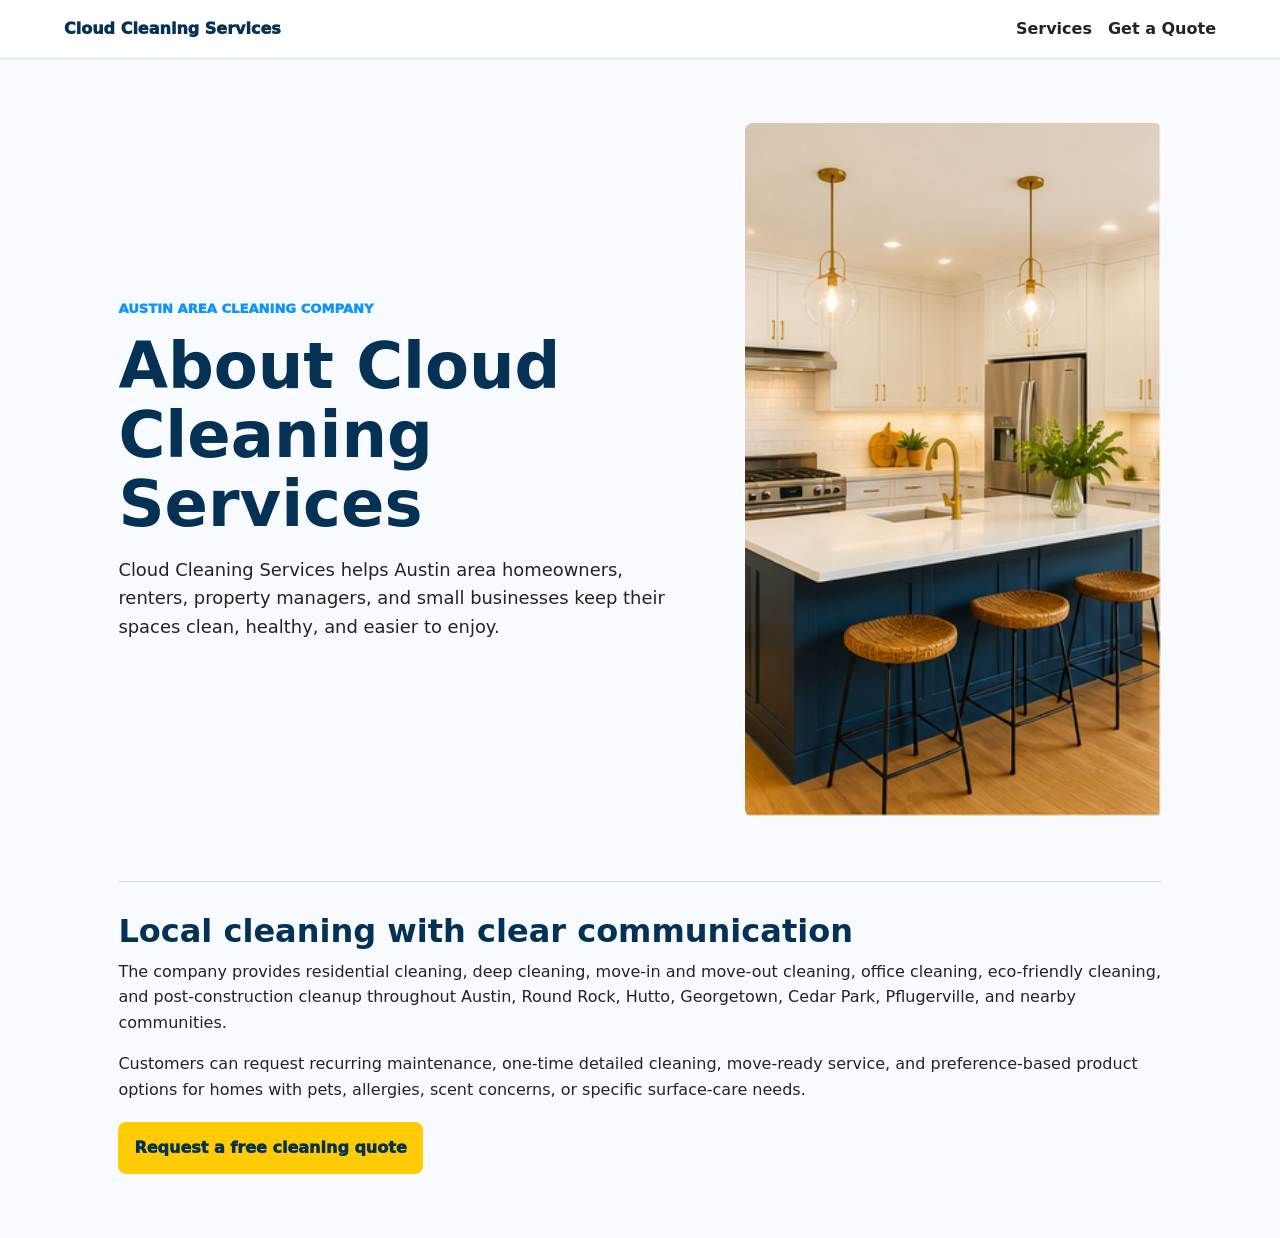
<file: about-us/index.html>
<!DOCTYPE html>
<html lang="en">
<head>
  <meta charset="UTF-8">
  <meta name="viewport" content="width=device-width, initial-scale=1.0">
  <title>About Cloud Cleaning Services | Austin Cleaning Company</title>
  <meta name="description" content="Learn about Cloud Cleaning Services, a local Austin area cleaning company serving homes, rentals, offices, and small businesses across Central Texas.">
  <meta name="robots" content="index, follow">
  <link rel="canonical" href="https://www.cloudcleaningservices.com/about-us">
  <meta property="og:title" content="About Cloud Cleaning Services">
  <meta property="og:description" content="Local, detail-focused cleaning support for Austin area homes, offices, rentals, and move-ready spaces.">
  <meta property="og:type" content="website">
  <meta property="og:url" content="https://www.cloudcleaningservices.com/about-us">
  <meta property="og:image" content="https://www.cloudcleaningservices.com/assets/austin-living-room-cleaning-cozy-modern.jpg.png">
  <link rel="stylesheet" href="/seo-page.css">
</head>
<body>
  <header class="site-header">
    <a href="/" class="brand">Cloud Cleaning Services</a>
    <nav><a href="/cleaning-services-austin-tx">Services</a><a href="/#quote">Get a Quote</a></nav>
  </header>
  <main class="page">
    <section class="hero">
      <div>
        <p class="eyebrow">Austin area cleaning company</p>
        <h1>About Cloud Cleaning Services</h1>
        <p>Cloud Cleaning Services helps Austin area homeowners, renters, property managers, and small businesses keep their spaces clean, healthy, and easier to enjoy.</p>
      </div>
      <img src="/assets/austin-clean-kitchen.png" alt="Clean Austin kitchen after professional house cleaning">
    </section>
    <section class="content">
      <h2>Local cleaning with clear communication</h2>
      <p>The company provides residential cleaning, deep cleaning, move-in and move-out cleaning, office cleaning, eco-friendly cleaning, and post-construction cleanup throughout Austin, Round Rock, Hutto, Georgetown, Cedar Park, Pflugerville, and nearby communities.</p>
      <p>Customers can request recurring maintenance, one-time detailed cleaning, move-ready service, and preference-based product options for homes with pets, allergies, scent concerns, or specific surface-care needs.</p>
      <a class="button" href="/#quote">Request a free cleaning quote</a>
    </section>
  </main>
</body>
</html>
</file>
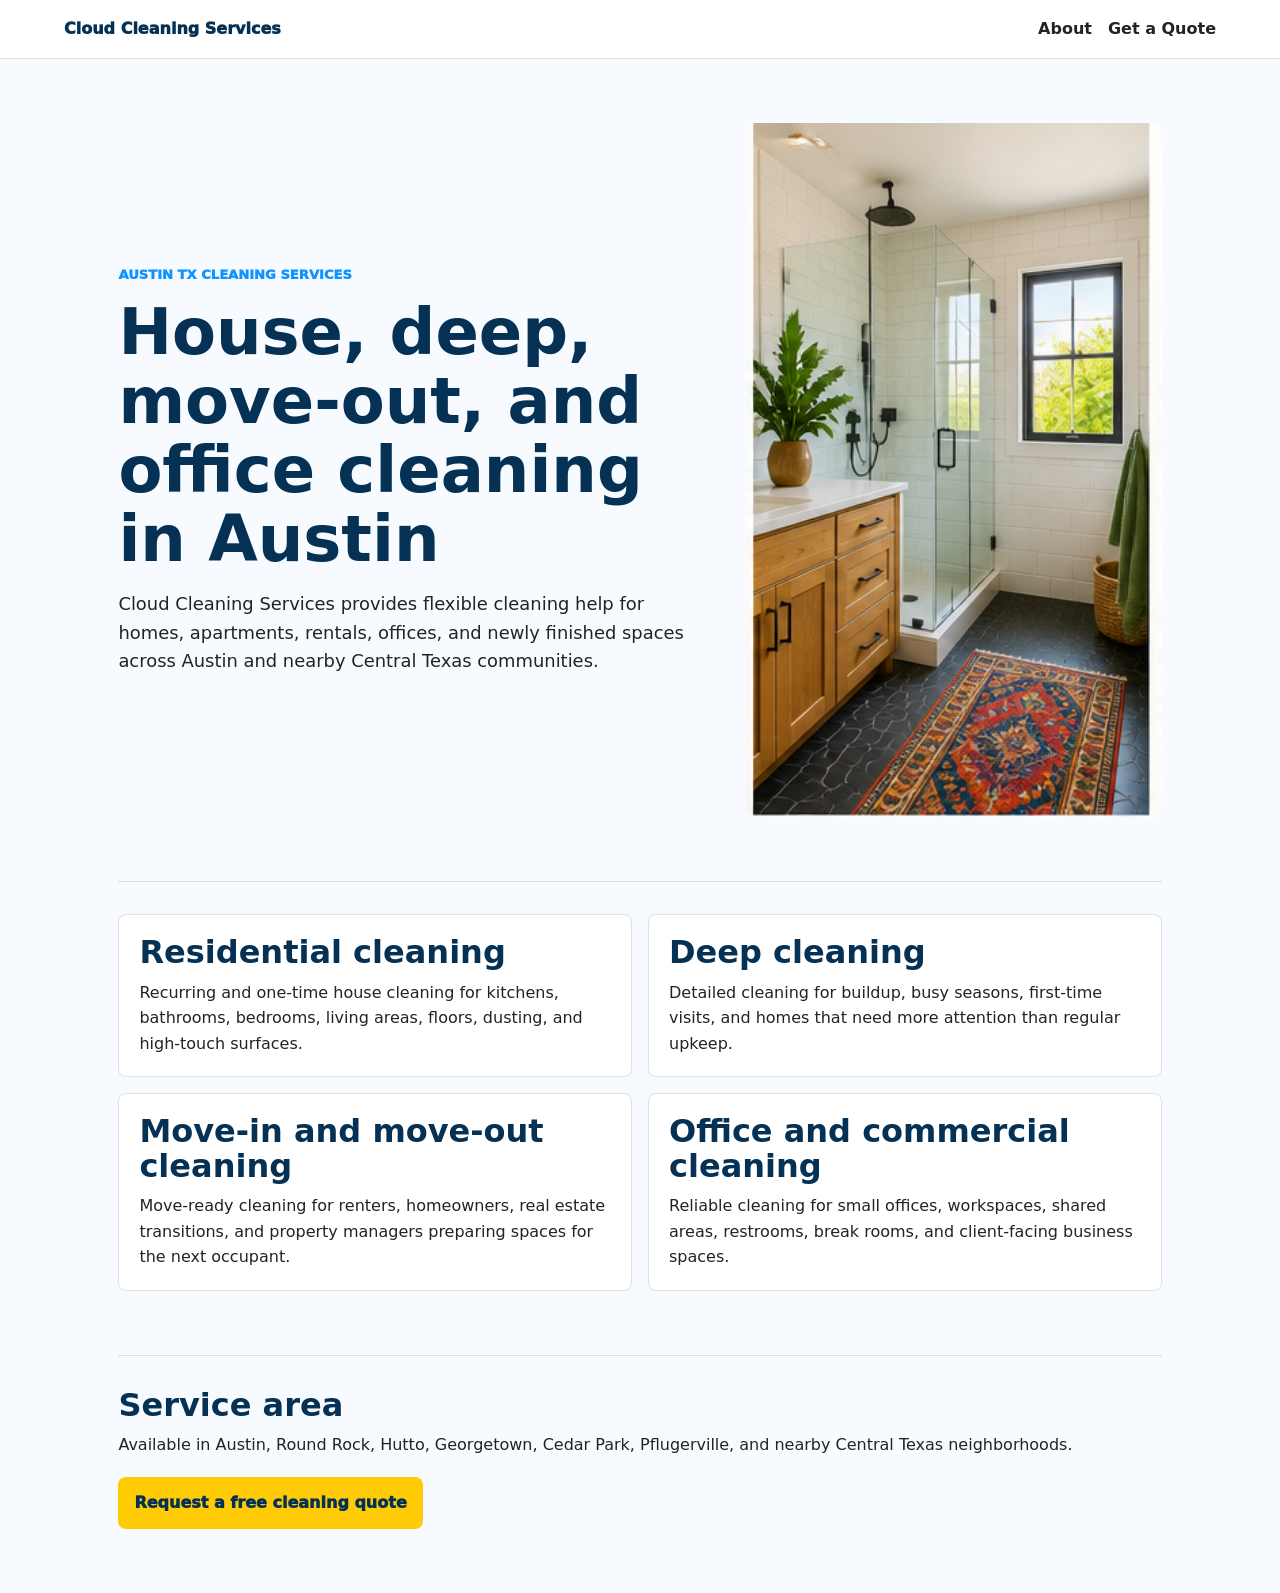
<file: cleaning-services-austin-tx/index.html>
<!DOCTYPE html>
<html lang="en">
<head>
  <meta charset="UTF-8">
  <meta name="viewport" content="width=device-width, initial-scale=1.0">
  <title>Cleaning Services in Austin TX | Cloud Cleaning Services</title>
  <meta name="description" content="Book house cleaning, deep cleaning, move-in/move-out cleaning, office cleaning, eco-friendly cleaning, and post-construction cleanup in Austin TX.">
  <meta name="robots" content="index, follow">
  <link rel="canonical" href="https://www.cloudcleaningservices.com/cleaning-services-austin-tx">
  <meta property="og:title" content="Cleaning Services in Austin TX">
  <meta property="og:description" content="Detailed residential, commercial, move-ready, deep, eco-friendly, and post-construction cleaning in Austin and Central Texas.">
  <meta property="og:type" content="website">
  <meta property="og:url" content="https://www.cloudcleaningservices.com/cleaning-services-austin-tx">
  <meta property="og:image" content="https://www.cloudcleaningservices.com/assets/bathroom-deep-cleaning-austin-texas.jpg.png">
  <link rel="stylesheet" href="/seo-page.css">
</head>
<body>
  <header class="site-header">
    <a href="/" class="brand">Cloud Cleaning Services</a>
    <nav><a href="/about-us">About</a><a href="/#quote">Get a Quote</a></nav>
  </header>
  <main class="page">
    <section class="hero">
      <div>
        <p class="eyebrow">Austin TX cleaning services</p>
        <h1>House, deep, move-out, and office cleaning in Austin</h1>
        <p>Cloud Cleaning Services provides flexible cleaning help for homes, apartments, rentals, offices, and newly finished spaces across Austin and nearby Central Texas communities.</p>
      </div>
      <img src="/assets/bathroom-deep-cleaning-austin-texas.jpg.png" alt="Detailed bathroom deep cleaning in Austin Texas">
    </section>
    <section class="content grid">
      <article><h2>Residential cleaning</h2><p>Recurring and one-time house cleaning for kitchens, bathrooms, bedrooms, living areas, floors, dusting, and high-touch surfaces.</p></article>
      <article><h2>Deep cleaning</h2><p>Detailed cleaning for buildup, busy seasons, first-time visits, and homes that need more attention than regular upkeep.</p></article>
      <article><h2>Move-in and move-out cleaning</h2><p>Move-ready cleaning for renters, homeowners, real estate transitions, and property managers preparing spaces for the next occupant.</p></article>
      <article><h2>Office and commercial cleaning</h2><p>Reliable cleaning for small offices, workspaces, shared areas, restrooms, break rooms, and client-facing business spaces.</p></article>
    </section>
    <section class="content">
      <h2>Service area</h2>
      <p>Available in Austin, Round Rock, Hutto, Georgetown, Cedar Park, Pflugerville, and nearby Central Texas neighborhoods.</p>
      <a class="button" href="/#quote">Request a free cleaning quote</a>
    </section>
  </main>
</body>
</html>
</file>
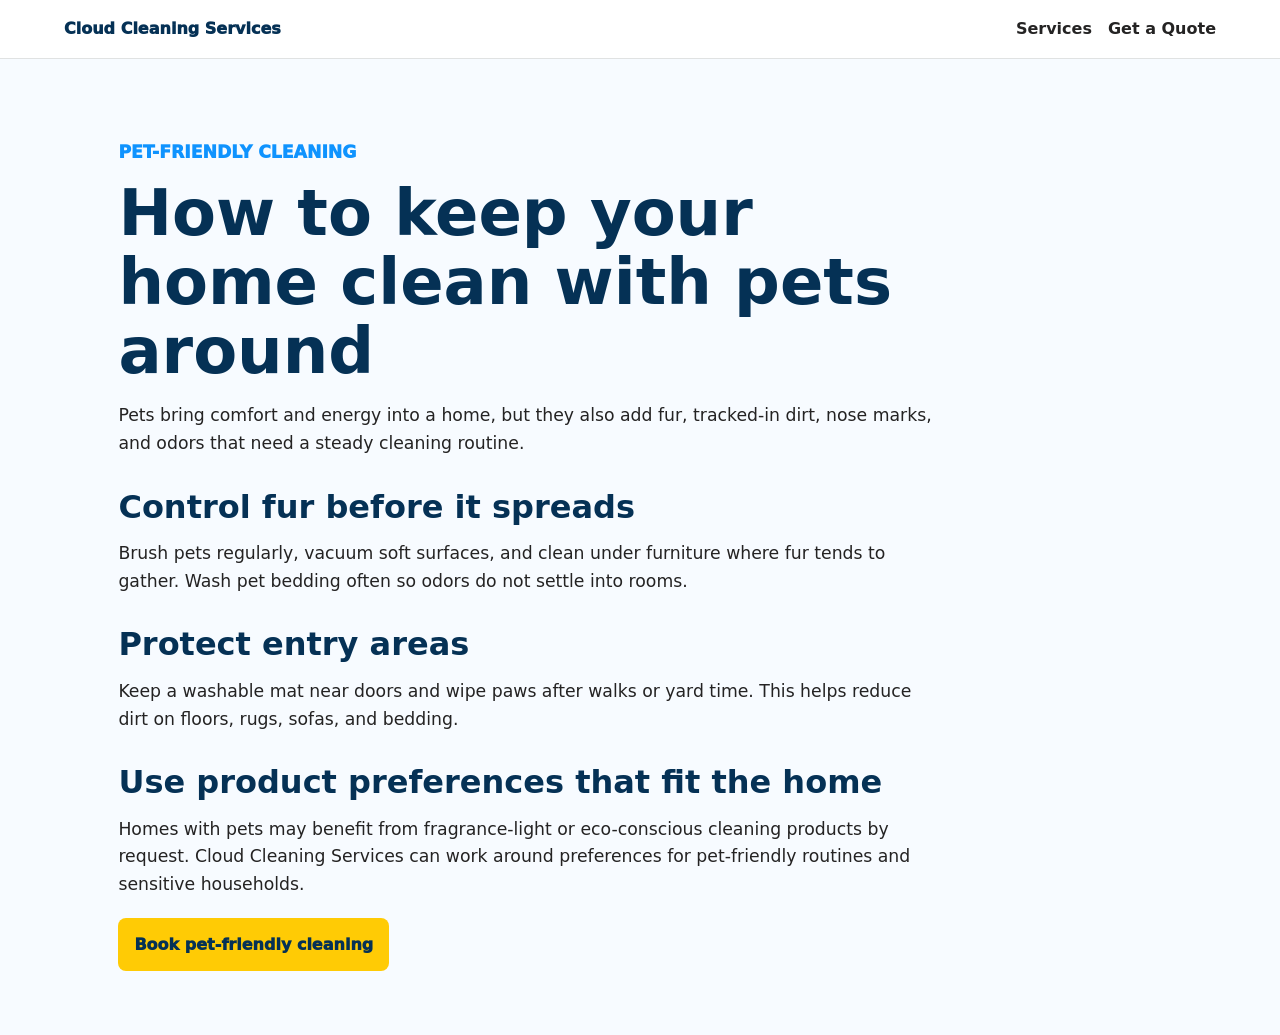
<file: post/how-to-keep-your-home-clean-with-pets-around/index.html>
<!DOCTYPE html>
<html lang="en">
<head>
  <meta charset="UTF-8">
  <meta name="viewport" content="width=device-width, initial-scale=1.0">
  <title>How to Keep Your Home Clean With Pets Around | Cloud Cleaning Services</title>
  <meta name="description" content="Pet-friendly cleaning tips for controlling fur, odors, paw prints, and everyday mess in Austin homes.">
  <meta name="robots" content="index, follow">
  <link rel="canonical" href="https://www.cloudcleaningservices.com/post/how-to-keep-your-home-clean-with-pets-around">
  <meta property="og:title" content="How to Keep Your Home Clean With Pets Around">
  <meta property="og:description" content="A practical cleaning routine for Austin homes with pets.">
  <meta property="og:type" content="article">
  <meta property="og:url" content="https://www.cloudcleaningservices.com/post/how-to-keep-your-home-clean-with-pets-around">
  <meta property="og:image" content="https://www.cloudcleaningservices.com/assets/austin-clean-bedroom.png">
  <link rel="stylesheet" href="/seo-page.css">
</head>
<body>
  <header class="site-header"><a href="/" class="brand">Cloud Cleaning Services</a><nav><a href="/cleaning-services-austin-tx">Services</a><a href="/#quote">Get a Quote</a></nav></header>
  <main class="page">
    <article class="article">
      <p class="eyebrow">Pet-friendly cleaning</p>
      <h1>How to keep your home clean with pets around</h1>
      <p>Pets bring comfort and energy into a home, but they also add fur, tracked-in dirt, nose marks, and odors that need a steady cleaning routine.</p>
      <h2>Control fur before it spreads</h2>
      <p>Brush pets regularly, vacuum soft surfaces, and clean under furniture where fur tends to gather. Wash pet bedding often so odors do not settle into rooms.</p>
      <h2>Protect entry areas</h2>
      <p>Keep a washable mat near doors and wipe paws after walks or yard time. This helps reduce dirt on floors, rugs, sofas, and bedding.</p>
      <h2>Use product preferences that fit the home</h2>
      <p>Homes with pets may benefit from fragrance-light or eco-conscious cleaning products by request. Cloud Cleaning Services can work around preferences for pet-friendly routines and sensitive households.</p>
      <a class="button" href="/#quote">Book pet-friendly cleaning</a>
    </article>
  </main>
</body>
</html>
</file>
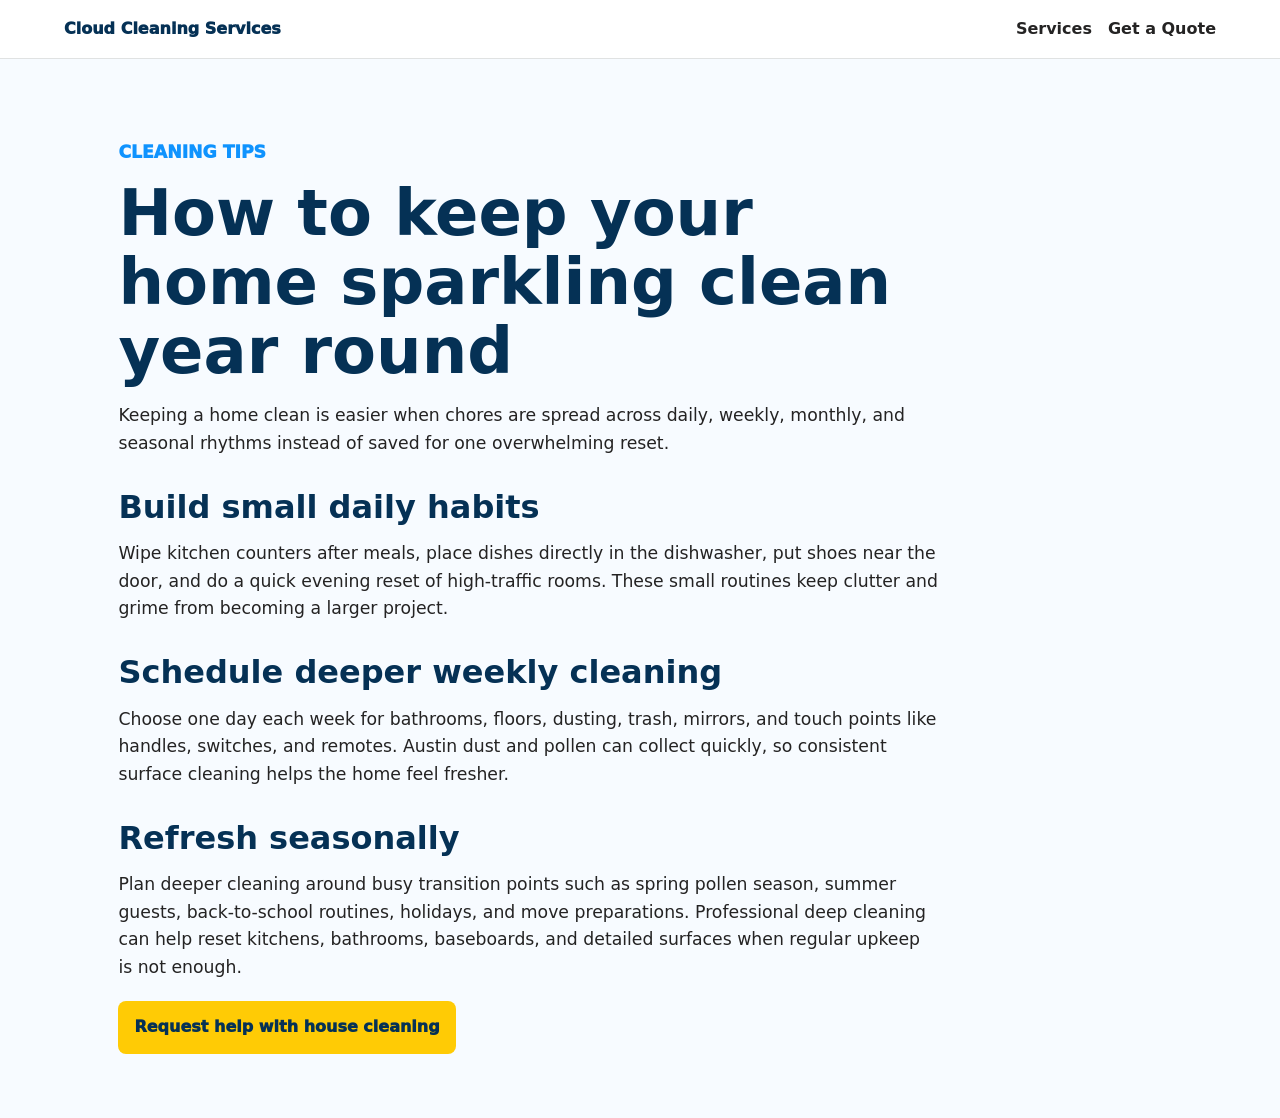
<file: post/how-to-keep-your-home-sparkling-clean-year-round/index.html>
<!DOCTYPE html>
<html lang="en">
<head>
  <meta charset="UTF-8">
  <meta name="viewport" content="width=device-width, initial-scale=1.0">
  <title>How to Keep Your Home Sparkling Clean Year Round | Cloud Cleaning Services</title>
  <meta name="description" content="Simple year-round home cleaning tips for Austin homeowners, renters, and busy families from Cloud Cleaning Services.">
  <meta name="robots" content="index, follow">
  <link rel="canonical" href="https://www.cloudcleaningservices.com/post/how-to-keep-your-home-sparkling-clean-year-round">
  <meta property="og:title" content="How to Keep Your Home Sparkling Clean Year Round">
  <meta property="og:description" content="Practical cleaning habits that keep Austin homes fresher between professional cleanings.">
  <meta property="og:type" content="article">
  <meta property="og:url" content="https://www.cloudcleaningservices.com/post/how-to-keep-your-home-sparkling-clean-year-round">
  <meta property="og:image" content="https://www.cloudcleaningservices.com/assets/austin-clean-kitchen.png">
  <link rel="stylesheet" href="/seo-page.css">
</head>
<body>
  <header class="site-header"><a href="/" class="brand">Cloud Cleaning Services</a><nav><a href="/cleaning-services-austin-tx">Services</a><a href="/#quote">Get a Quote</a></nav></header>
  <main class="page">
    <article class="article">
      <p class="eyebrow">Cleaning tips</p>
      <h1>How to keep your home sparkling clean year round</h1>
      <p>Keeping a home clean is easier when chores are spread across daily, weekly, monthly, and seasonal rhythms instead of saved for one overwhelming reset.</p>
      <h2>Build small daily habits</h2>
      <p>Wipe kitchen counters after meals, place dishes directly in the dishwasher, put shoes near the door, and do a quick evening reset of high-traffic rooms. These small routines keep clutter and grime from becoming a larger project.</p>
      <h2>Schedule deeper weekly cleaning</h2>
      <p>Choose one day each week for bathrooms, floors, dusting, trash, mirrors, and touch points like handles, switches, and remotes. Austin dust and pollen can collect quickly, so consistent surface cleaning helps the home feel fresher.</p>
      <h2>Refresh seasonally</h2>
      <p>Plan deeper cleaning around busy transition points such as spring pollen season, summer guests, back-to-school routines, holidays, and move preparations. Professional deep cleaning can help reset kitchens, bathrooms, baseboards, and detailed surfaces when regular upkeep is not enough.</p>
      <a class="button" href="/#quote">Request help with house cleaning</a>
    </article>
  </main>
</body>
</html>
</file>
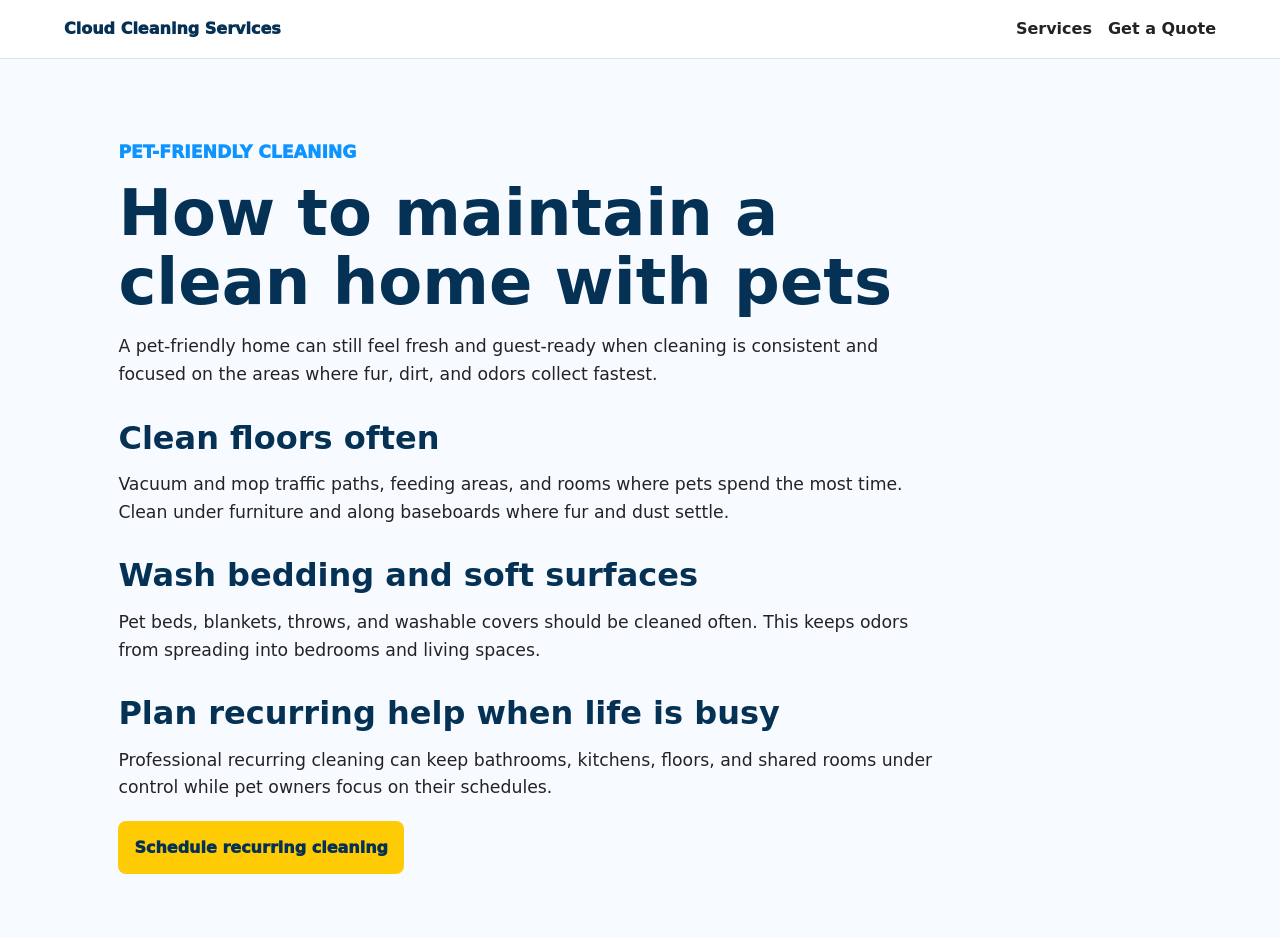
<file: post/how-to-maintain-a-clean-home-with-pets/index.html>
<!DOCTYPE html>
<html lang="en">
<head>
  <meta charset="UTF-8">
  <meta name="viewport" content="width=device-width, initial-scale=1.0">
  <title>How to Maintain a Clean Home With Pets | Cloud Cleaning Services</title>
  <meta name="description" content="Maintain a cleaner pet-friendly home with routines for floors, bedding, entryways, upholstery, and odor control.">
  <meta name="robots" content="index, follow">
  <link rel="canonical" href="https://www.cloudcleaningservices.com/post/how-to-maintain-a-clean-home-with-pets">
  <meta property="og:title" content="How to Maintain a Clean Home With Pets">
  <meta property="og:description" content="A steady routine for floors, fur, bedding, entryways, and pet-friendly cleaning.">
  <meta property="og:type" content="article">
  <meta property="og:url" content="https://www.cloudcleaningservices.com/post/how-to-maintain-a-clean-home-with-pets">
  <meta property="og:image" content="https://www.cloudcleaningservices.com/assets/austin-clean-bedroom.png">
  <link rel="stylesheet" href="/seo-page.css">
</head>
<body>
  <header class="site-header"><a href="/" class="brand">Cloud Cleaning Services</a><nav><a href="/cleaning-services-austin-tx">Services</a><a href="/#quote">Get a Quote</a></nav></header>
  <main class="page">
    <article class="article">
      <p class="eyebrow">Pet-friendly cleaning</p>
      <h1>How to maintain a clean home with pets</h1>
      <p>A pet-friendly home can still feel fresh and guest-ready when cleaning is consistent and focused on the areas where fur, dirt, and odors collect fastest.</p>
      <h2>Clean floors often</h2>
      <p>Vacuum and mop traffic paths, feeding areas, and rooms where pets spend the most time. Clean under furniture and along baseboards where fur and dust settle.</p>
      <h2>Wash bedding and soft surfaces</h2>
      <p>Pet beds, blankets, throws, and washable covers should be cleaned often. This keeps odors from spreading into bedrooms and living spaces.</p>
      <h2>Plan recurring help when life is busy</h2>
      <p>Professional recurring cleaning can keep bathrooms, kitchens, floors, and shared rooms under control while pet owners focus on their schedules.</p>
      <a class="button" href="/#quote">Schedule recurring cleaning</a>
    </article>
  </main>
</body>
</html>
</file>
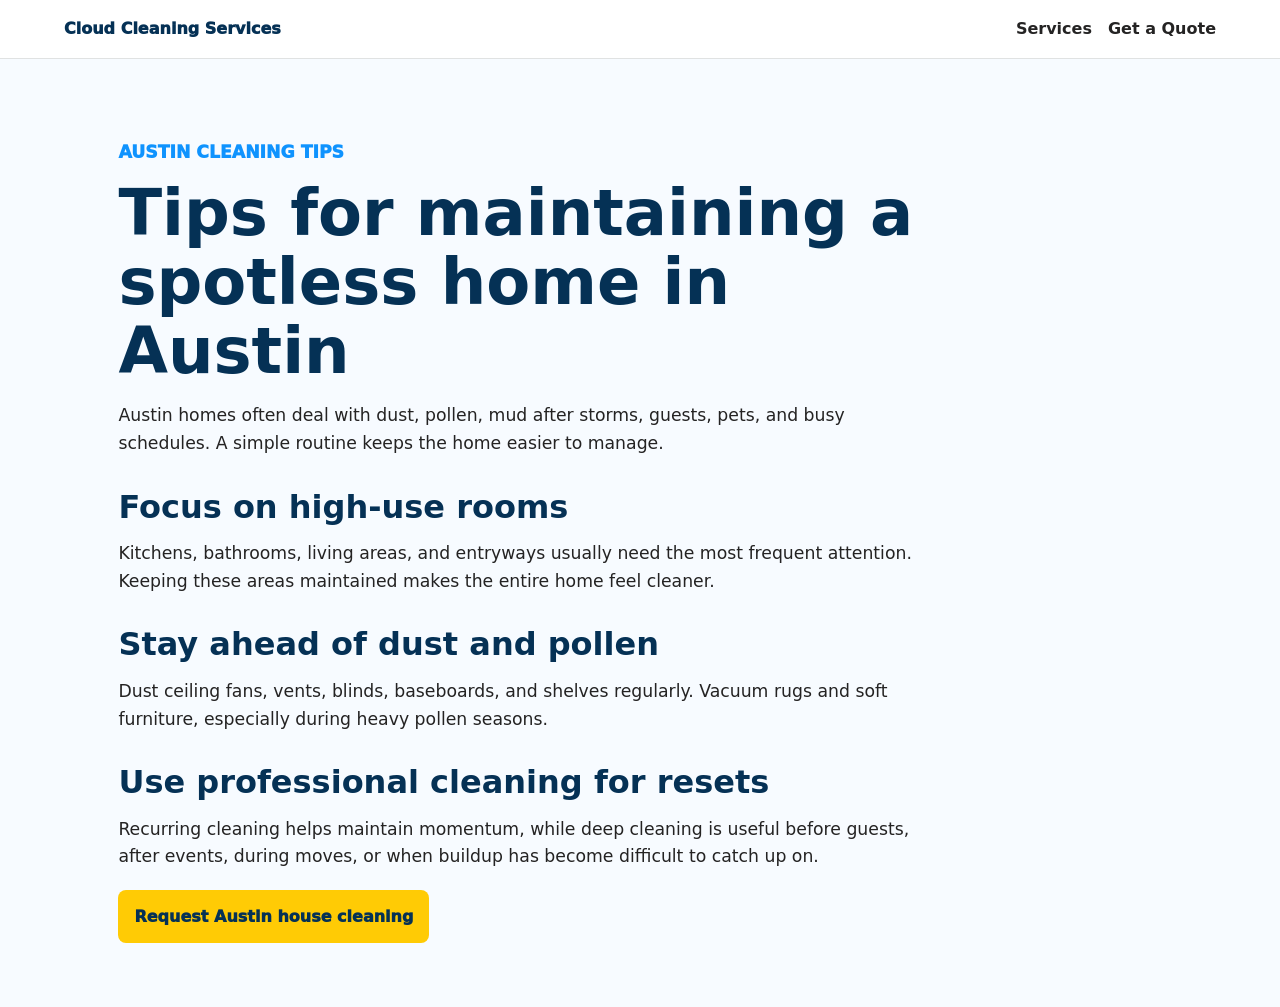
<file: post/tips-for-maintaining-a-spotless-home-in-austin/index.html>
<!DOCTYPE html>
<html lang="en">
<head>
  <meta charset="UTF-8">
  <meta name="viewport" content="width=device-width, initial-scale=1.0">
  <title>Tips for Maintaining a Spotless Home in Austin | Cloud Cleaning Services</title>
  <meta name="description" content="Austin home cleaning tips for managing dust, pollen, busy schedules, kitchens, bathrooms, and recurring maintenance.">
  <meta name="robots" content="index, follow">
  <link rel="canonical" href="https://www.cloudcleaningservices.com/post/tips-for-maintaining-a-spotless-home-in-austin">
  <meta property="og:title" content="Tips for Maintaining a Spotless Home in Austin">
  <meta property="og:description" content="Simple routines for keeping Austin homes clean through dust, pollen, guests, and busy weeks.">
  <meta property="og:type" content="article">
  <meta property="og:url" content="https://www.cloudcleaningservices.com/post/tips-for-maintaining-a-spotless-home-in-austin">
  <meta property="og:image" content="https://www.cloudcleaningservices.com/assets/austin-clean-dining-room.png">
  <link rel="stylesheet" href="/seo-page.css">
</head>
<body>
  <header class="site-header"><a href="/" class="brand">Cloud Cleaning Services</a><nav><a href="/cleaning-services-austin-tx">Services</a><a href="/#quote">Get a Quote</a></nav></header>
  <main class="page">
    <article class="article">
      <p class="eyebrow">Austin cleaning tips</p>
      <h1>Tips for maintaining a spotless home in Austin</h1>
      <p>Austin homes often deal with dust, pollen, mud after storms, guests, pets, and busy schedules. A simple routine keeps the home easier to manage.</p>
      <h2>Focus on high-use rooms</h2>
      <p>Kitchens, bathrooms, living areas, and entryways usually need the most frequent attention. Keeping these areas maintained makes the entire home feel cleaner.</p>
      <h2>Stay ahead of dust and pollen</h2>
      <p>Dust ceiling fans, vents, blinds, baseboards, and shelves regularly. Vacuum rugs and soft furniture, especially during heavy pollen seasons.</p>
      <h2>Use professional cleaning for resets</h2>
      <p>Recurring cleaning helps maintain momentum, while deep cleaning is useful before guests, after events, during moves, or when buildup has become difficult to catch up on.</p>
      <a class="button" href="/#quote">Request Austin house cleaning</a>
    </article>
  </main>
</body>
</html>
</file>
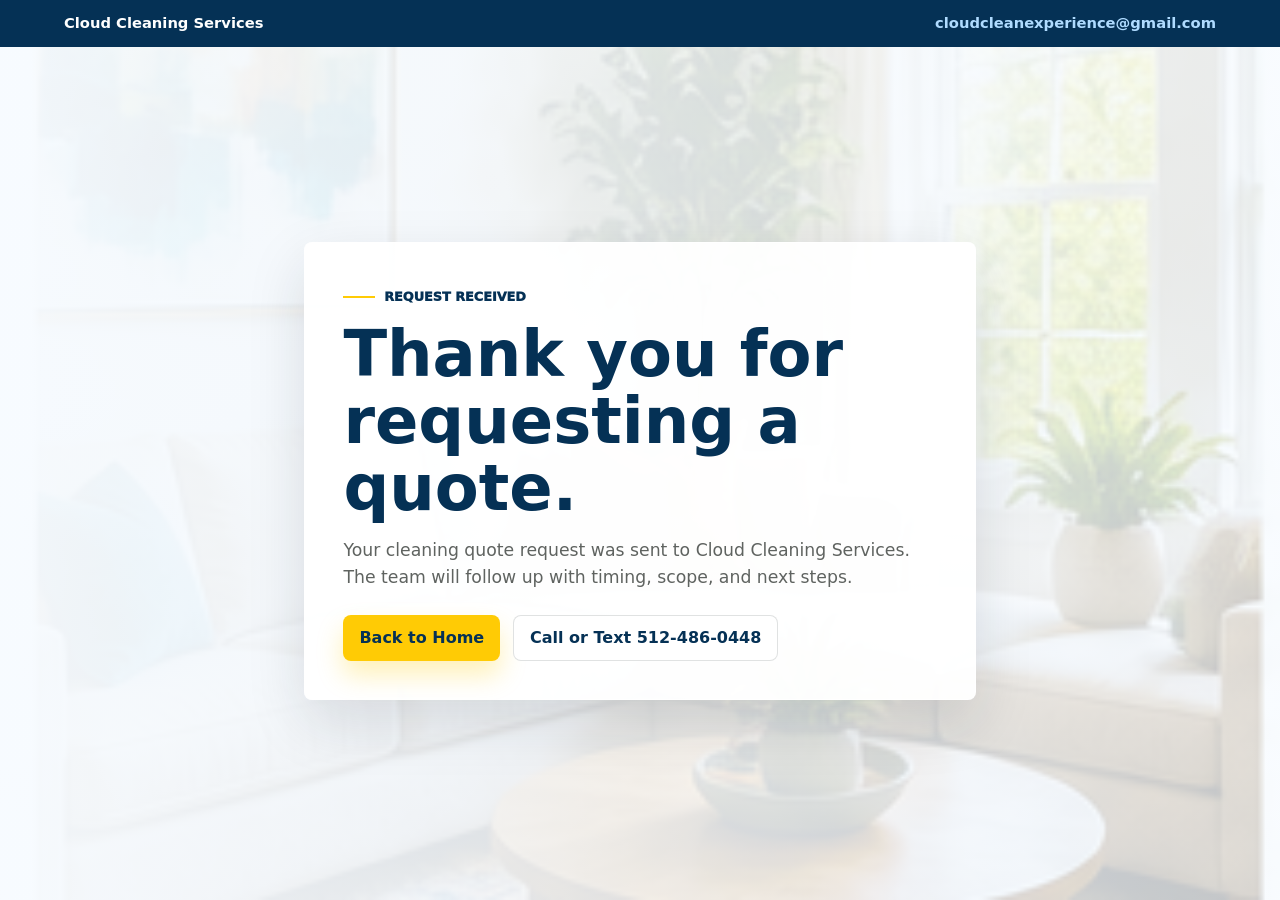
<file: success.html>
<!DOCTYPE html>
<html lang="en">
<head>
  <meta charset="UTF-8">
  <meta name="viewport" content="width=device-width, initial-scale=1.0">
  <title>Quote Request Sent | Cloud Cleaning Services</title>
  <meta name="robots" content="noindex, follow">
  <meta name="theme-color" content="#0f93fe">
  <style>
    :root {
      --ink: #242323;
      --deep: #053155;
      --teal: #0f93fe;
      --paper: #f7fbff;
      --white: #ffffff;
      --muted: #5f6360;
      --line: rgba(21, 33, 36, 0.13);
      --gold: #ffcb05;
    }

    * { box-sizing: border-box; }
    body {
      margin: 0;
      min-height: 100vh;
      color: var(--ink);
      background:
        linear-gradient(90deg, rgba(247, 251, 255, 0.98), rgba(247, 251, 255, 0.78)),
        url("assets/austin-living-room-cleaning-cozy-modern.jpg.png") center / cover;
      font-family: Inter, ui-sans-serif, system-ui, -apple-system, BlinkMacSystemFont, "Segoe UI", sans-serif;
      line-height: 1.55;
    }

    a { color: inherit; text-decoration: none; }

    .topbar {
      display: flex;
      align-items: center;
      justify-content: space-between;
      gap: 1rem;
      padding: 0.75rem max(1rem, 5vw);
      color: var(--white);
      background: var(--deep);
      font-size: 0.92rem;
      font-weight: 800;
    }

    .topbar a { color: #afdBff; }

    main {
      display: grid;
      place-items: center;
      min-height: calc(100vh - 3.2rem);
      padding: clamp(2rem, 6vw, 5rem) max(1rem, 5vw);
    }

    .confirmation {
      width: min(100%, 42rem);
      padding: clamp(1.4rem, 4vw, 2.4rem);
      border: 1px solid rgba(255, 255, 255, 0.76);
      border-radius: 8px;
      background: rgba(255, 255, 255, 0.94);
      box-shadow: 0 22px 58px rgba(21, 33, 36, 0.13);
    }

    .eyebrow {
      display: inline-flex;
      align-items: center;
      gap: 0.55rem;
      margin: 0 0 0.9rem;
      color: var(--deep);
      font-size: 0.8rem;
      font-weight: 950;
      text-transform: uppercase;
    }

    .eyebrow::before {
      content: "";
      width: 2rem;
      height: 0.16rem;
      background: var(--gold);
    }

    h1 {
      margin: 0;
      color: var(--deep);
      font-size: clamp(2.2rem, 6vw, 4rem);
      line-height: 1.04;
      letter-spacing: 0;
    }

    p {
      margin: 1rem 0 0;
      color: var(--muted);
      font-size: 1.08rem;
    }

    .actions {
      display: flex;
      flex-wrap: wrap;
      gap: 0.8rem;
      margin-top: 1.5rem;
    }

    .btn {
      display: inline-flex;
      align-items: center;
      justify-content: center;
      min-height: 2.9rem;
      padding: 0.78rem 1rem;
      border-radius: 8px;
      font-weight: 900;
      line-height: 1;
    }

    .btn-primary {
      color: var(--deep);
      background: var(--gold);
      box-shadow: 0 14px 26px rgba(255, 203, 5, 0.28);
    }

    .btn-light {
      color: var(--deep);
      background: var(--white);
      border: 1px solid var(--line);
    }
  </style>
</head>
<body>
  <header class="topbar">
    <span>Cloud Cleaning Services</span>
    <a href="mailto:cloudcleanexperience@gmail.com">cloudcleanexperience@gmail.com</a>
  </header>

  <main>
    <section class="confirmation" aria-labelledby="success-title">
      <p class="eyebrow">Request received</p>
      <h1 id="success-title">Thank you for requesting a quote.</h1>
      <p>Your cleaning quote request was sent to Cloud Cleaning Services. The team will follow up with timing, scope, and next steps.</p>
      <div class="actions">
        <a class="btn btn-primary" href="/">Back to Home</a>
        <a class="btn btn-light" href="tel:+15124860448">Call or Text 512-486-0448</a>
      </div>
    </section>
  </main>
</body>
</html>
</file>
<file: seo-page.css>
:root {
  --ink: #242323;
  --deep: #053155;
  --teal: #0f93fe;
  --paper: #f7fbff;
  --line: rgba(21, 33, 36, 0.13);
  --gold: #ffcb05;
}
* { box-sizing: border-box; }
body {
  margin: 0;
  color: var(--ink);
  background: var(--paper);
  font-family: Inter, ui-sans-serif, system-ui, -apple-system, BlinkMacSystemFont, "Segoe UI", sans-serif;
  line-height: 1.6;
}
a { color: inherit; }
img { display: block; width: 100%; border-radius: 8px; }
.site-header {
  display: flex;
  align-items: center;
  justify-content: space-between;
  gap: 1rem;
  padding: 1rem max(1rem, 5vw);
  border-bottom: 1px solid var(--line);
  background: white;
}
.brand { color: var(--deep); font-weight: 950; text-decoration: none; }
nav { display: flex; gap: 1rem; font-weight: 800; }
nav a { text-decoration: none; }
.page { max-width: 1120px; margin: 0 auto; padding: clamp(2rem, 5vw, 4rem) max(1rem, 3vw); }
.hero {
  display: grid;
  grid-template-columns: minmax(0, 1fr) minmax(18rem, 0.72fr);
  gap: clamp(1.5rem, 4vw, 3rem);
  align-items: center;
}
.eyebrow {
  margin: 0 0 0.8rem;
  color: var(--teal);
  font-size: 0.82rem;
  font-weight: 950;
  text-transform: uppercase;
}
h1, h2 { color: var(--deep); line-height: 1.08; }
h1 { margin: 0; font-size: clamp(2.35rem, 5vw, 4.8rem); }
h2 { margin: 0 0 0.6rem; font-size: clamp(1.45rem, 2.5vw, 2rem); }
p { margin: 0; }
.hero p:not(.eyebrow) { margin-top: 1rem; max-width: 43rem; font-size: 1.12rem; }
.content { margin-top: clamp(2rem, 5vw, 4rem); padding-top: 2rem; border-top: 1px solid var(--line); }
.content p + p { margin-top: 1rem; }
.article {
  max-width: 820px;
}
.article > p {
  margin-top: 1rem;
  font-size: 1.08rem;
}
.article h2 {
  margin-top: 2rem;
}
.grid {
  display: grid;
  grid-template-columns: repeat(2, minmax(0, 1fr));
  gap: 1rem;
}
.grid article {
  padding: 1.25rem;
  border: 1px solid var(--line);
  border-radius: 8px;
  background: white;
}
.button {
  display: inline-flex;
  margin-top: 1.2rem;
  padding: 0.85rem 1rem;
  border-radius: 8px;
  color: var(--deep);
  background: var(--gold);
  font-weight: 950;
  text-decoration: none;
}
@media (max-width: 760px) {
  .site-header, nav { align-items: flex-start; flex-direction: column; }
  .hero, .grid { grid-template-columns: 1fr; }
}
</file>
